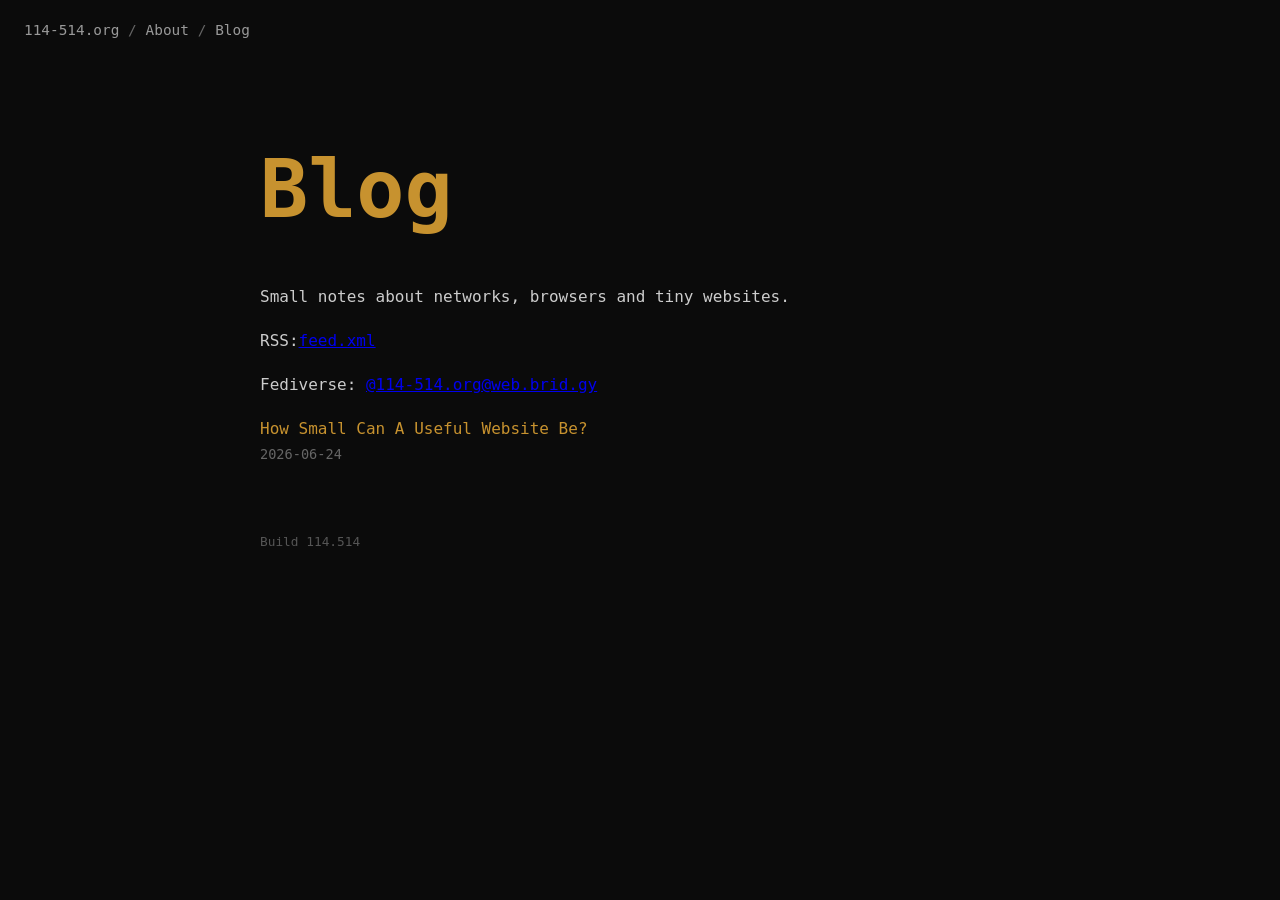
<file: blog/index.html>
<!DOCTYPE html>
<html lang="en">
<head>
<meta charset="UTF-8">
<meta name="viewport" content="width=device-width,initial-scale=1">

<title>Blog / Net Work ?</title>

<meta name="description" content="Notes about networks, browsers and tiny websites.">

<link rel="canonical" href="https://114-514.org/blog/">
<link rel="icon" href="/assets/icons/Uh_favicon.svg">
<link rel="alternate" type="application/rss+xml" title="Net Work ?" href="https://114-514.org/feed.xml">
<link rel="webmention" href="https://webmention.io/114-514.org/webmention">

<meta property="og:title" content="Blog / Net Work ?">
<meta property="og:description" content="Notes about networks, browsers and tiny websites.">
<meta property="og:type" content="website">
<meta property="og:url" content="https://114-514.org/blog/">
<meta property="og:image" content="https://114-514.org/assets/images/Uh_og-image.png">

<meta name="twitter:card" content="summary_large_image">
<meta name="twitter:title" content="Blog / Net Work ?">
<meta name="twitter:description" content="Notes about networks, browsers and tiny websites.">
<meta name="twitter:image" content="https://114-514.org/assets/images/Uh_og-image.png">

<script type="application/ld+json">
{
  "@context": "https://schema.org",
  "@type": "Blog",
  "name": "Net Work ? Blog",
  "url": "https://114-514.org/blog/",
  "publisher": {
    "@type": "Person",
    "name": "cernmeow"
  }
}
</script>

<style>
html{
  -webkit-text-size-adjust:100%;
  text-size-adjust:100%;
}

body{
  margin:0;
  background:#0b0b0b;
  color:#ddd;
  font-family:ui-monospace,SFMono-Regular,Menlo,Monaco,Consolas,monospace;
  line-height:1.75;
}

nav{
  position:fixed;
  top:18px;
  left:24px;
  right:24px;
  display:flex;
  flex-wrap:wrap;
  gap:.55rem;
  font-size:.9rem;
}

nav a{
  color:#999;
  text-decoration:none;
}

nav a:hover{
  color:#C7922F;
  text-shadow:0 0 8px #C7922F,0 0 18px #114514;
}

nav span{
  color:#666;
}

main{
  max-width:760px;
  margin:0 auto;
  padding:96px 24px 64px;
}

h1{
  color:#C7922F;
  font-size:clamp(2.5rem,8vw,5rem);
  line-height:1;
}

p{
  color:#ccc;
}

ul{
  list-style:none;
  padding:0;
}

li{
  margin:1rem 0;
}

li a{
  color:#C7922F;
  text-decoration:none;
}

li a:hover{
  text-shadow:0 0 8px #C7922F;
}

.date{
  color:#666;
  font-size:.85rem;
}

footer{
  margin-top:4rem;
  color:#555;
  font-size:.8rem;
}
</style>
</head>

<body>

<nav>
  <a class="stink-link" href="/">114-514.org</a>
  <span>/</span>
  <a class="stink-link" href="/about.html">About</a>
  <span>/</span>
  <a class="stink-link" href="/blog/">Blog</a>
</nav>

<main>

<h1>Blog</h1>

<p>
Small notes about networks, browsers and tiny websites.
</p>
<p>

RSS:<a class="stink-link" href="/feed.xml" >feed.xml</a>

</p>

<p>

Fediverse:

<a 
  
   href="https://fed.brid.gy/web/114-514.org" target="_blank" rel="noopener noreferrer">

   @114-514.org@web.brid.gy

</a>

<ul>

<li>
  <a class="stink-link" href="/blog/tiny-websites.html">
    How Small Can A Useful Website Be?
  </a>
  <div class="date">
    2026-06-24
  </div>
</li>

</ul>

<footer>
Build 114.514
</footer>

</main>

<audio id="stink" src="/assets/audio/stink.mp3" preload="auto"></audio>

<script>
const stink=document.getElementById("stink");

document.querySelectorAll(".stink-link").forEach(a=>{
  a.addEventListener("click",e=>{
    e.preventDefault();

    const href=a.href;

    stink.currentTime=0;
    stink.play().catch(()=>{});

    setTimeout(()=>{
      location.href=href;
    },500);
  });
});
</script>

</body>
</html>
</file>
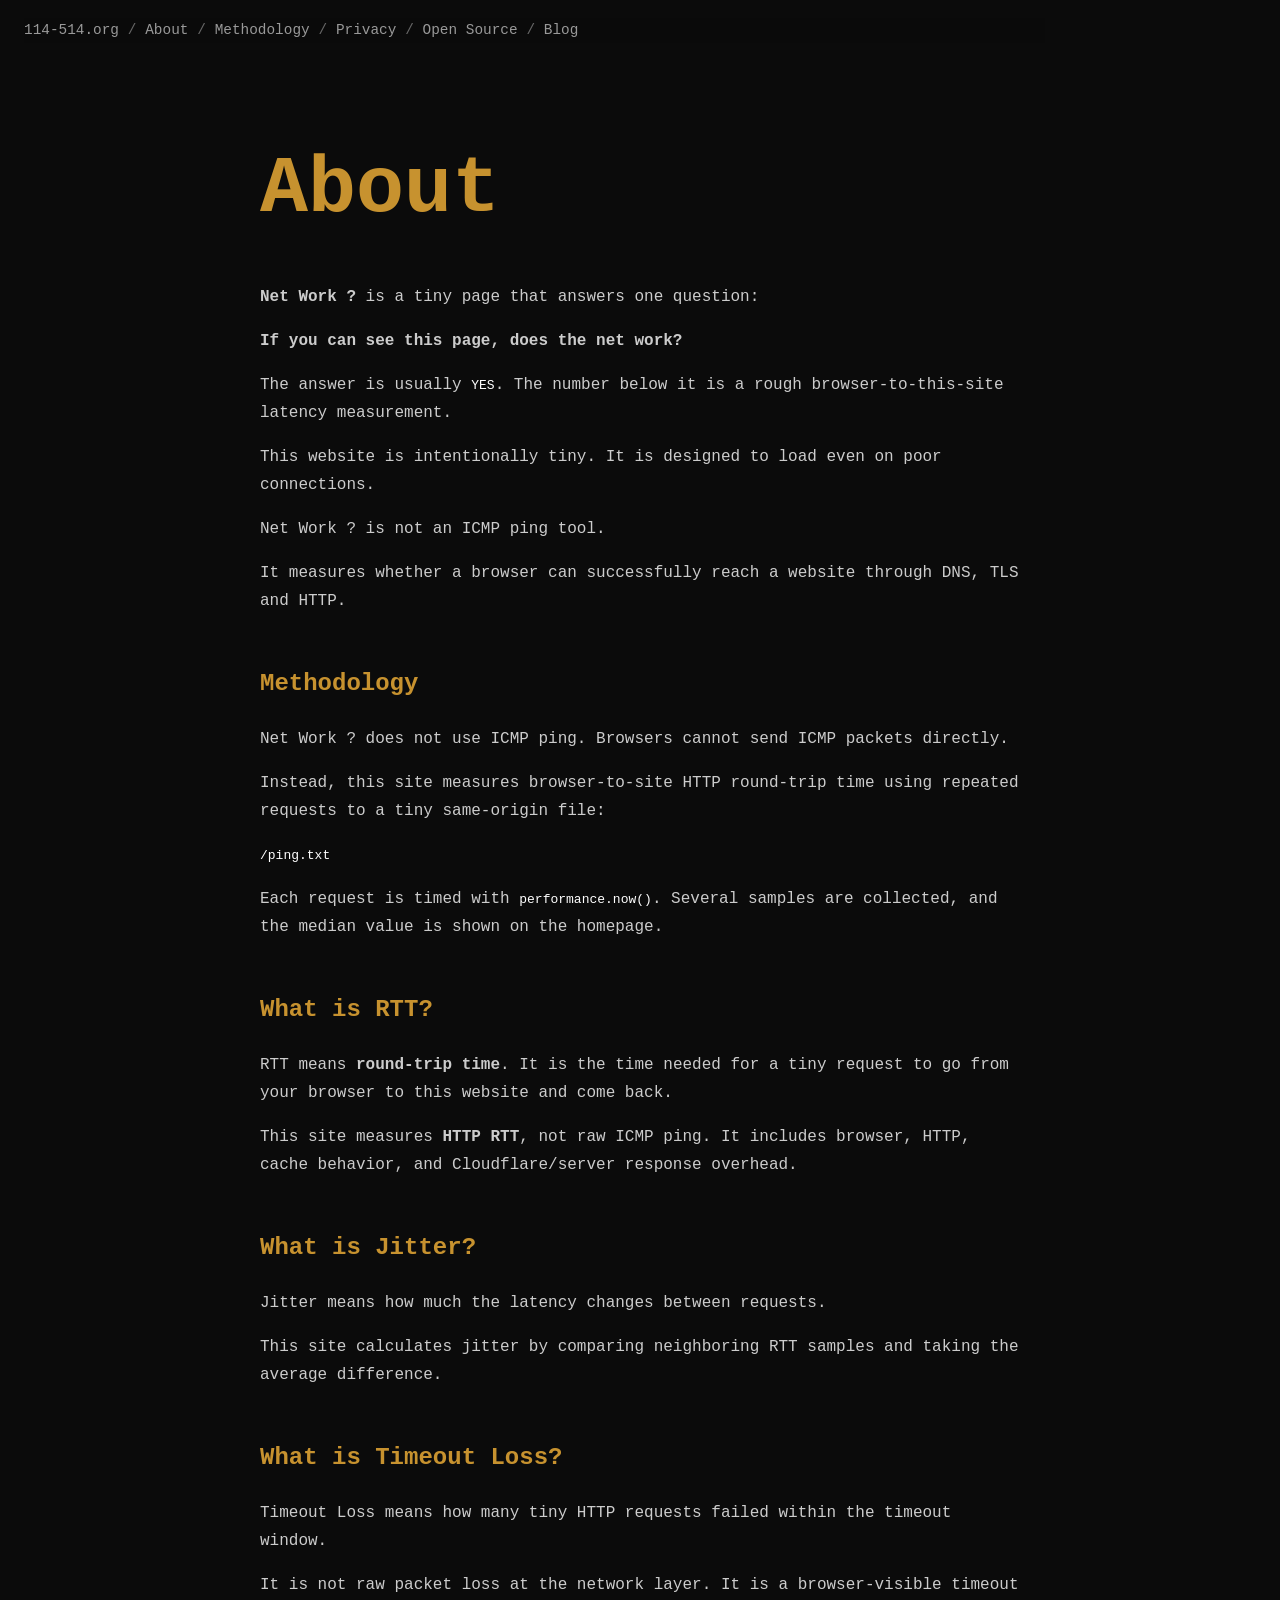
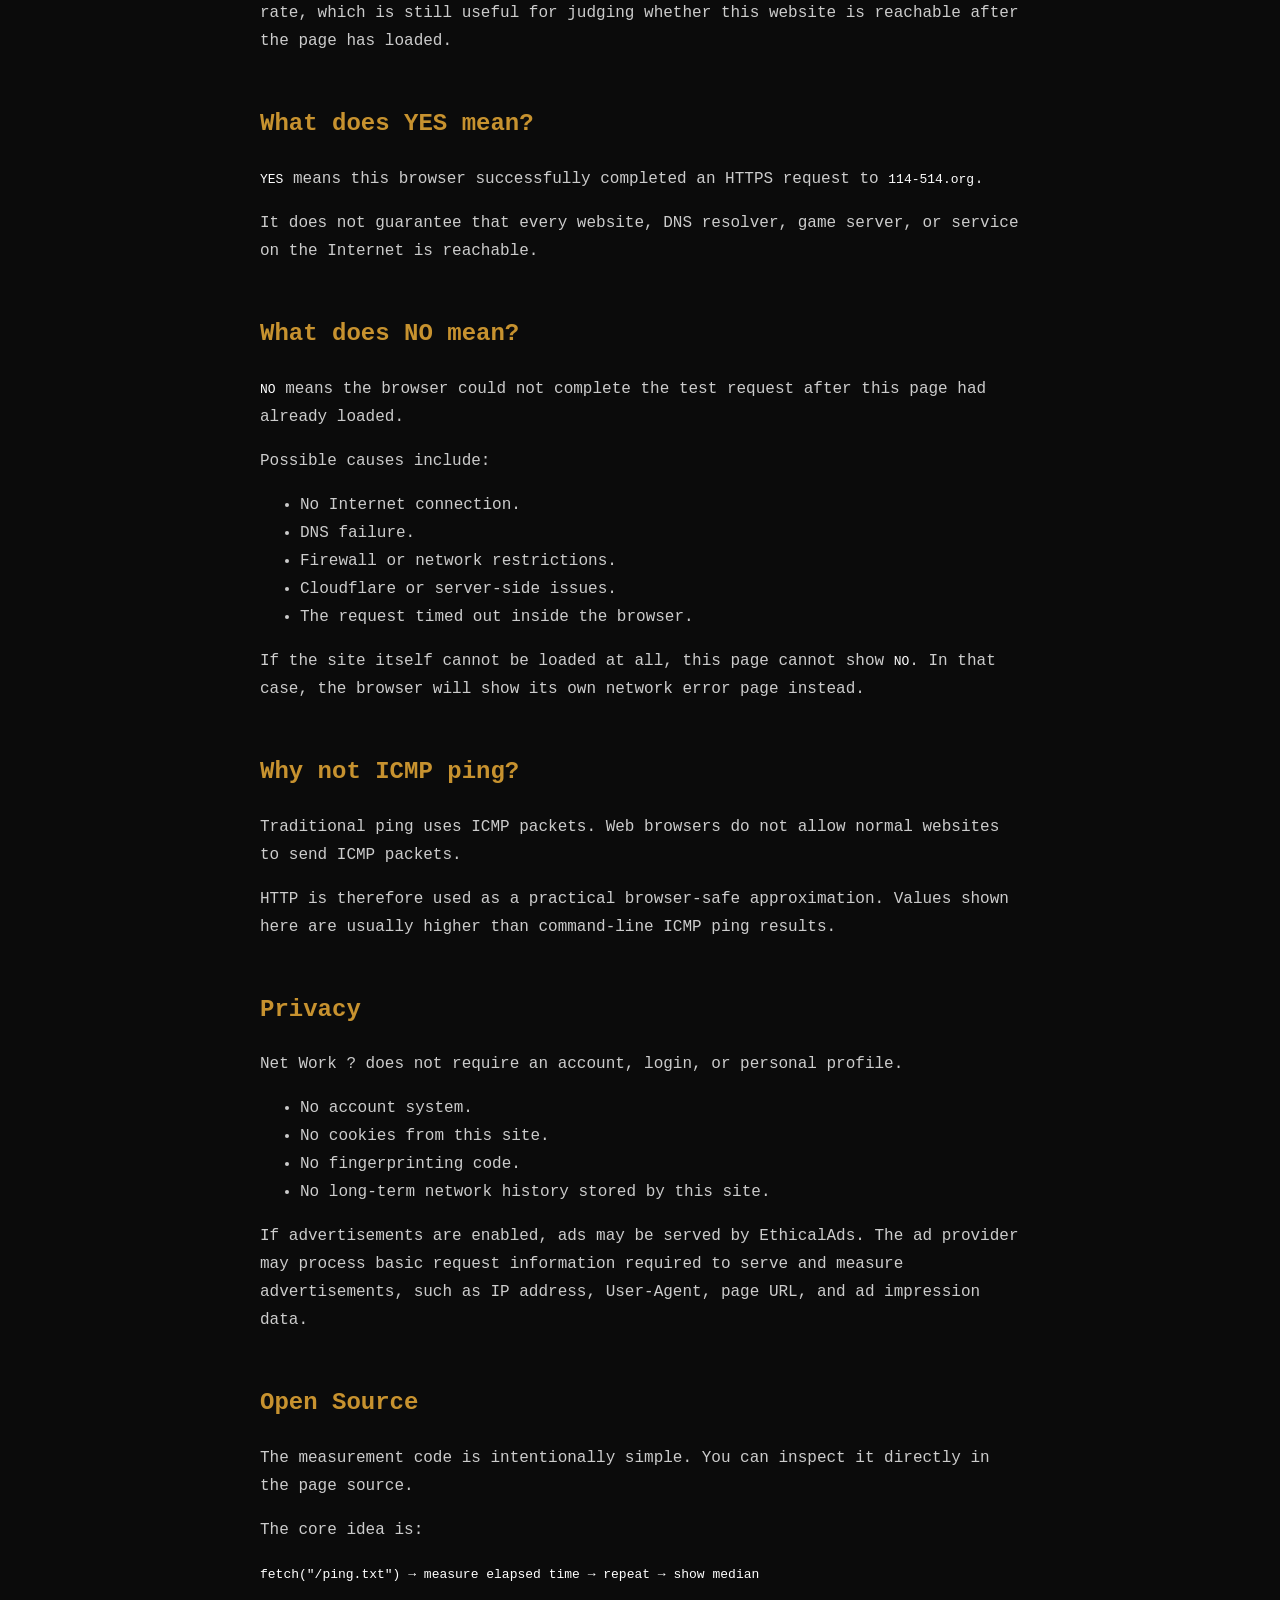
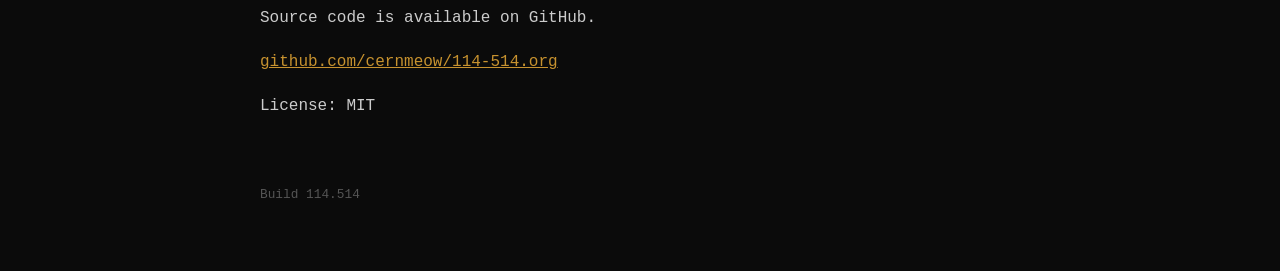
<file: about.html>
<!DOCTYPE html>
<html lang="zh-Hant">
<head>
<meta charset="UTF-8">
<meta name="viewport" content="width=device-width,initial-scale=1">
<link rel="prefetch" href="/">
<title>About / Net Work ?</title>
<link rel="icon" href="/assets/icons/Uh_favicon.svg">

<meta name="description" content="How Net Work ? checks browser-side HTTP reachability from your browser.">
<link rel="canonical" href="https://114-514.org/about">
<link rel="alternate" type="application/rss+xml" title="Net Work ?" href="https://114-514.org/feed.xml">
<link rel="webmention" href="https://webmention.io/114-514.org/webmention">

<meta property="og:title" content="About / Net Work ?">
<meta property="og:description" content="A tiny browser-side HTTP reachability check.">
<meta property="og:type" content="website">
<meta property="og:url" content="https://114-514.org/about">
<meta property="og:image" content="https://114-514.org/assets/images/Uh_og-image.png">

<meta name="twitter:card" content="summary">
<meta name="twitter:title" content="About / Net Work ?">
<meta name="twitter:description" content="YES / NO">

<style>
html{-webkit-text-size-adjust:100%;text-size-adjust:100%;scroll-behavior:smooth}
body{margin:0;background:#0b0b0b;color:#ddd;font-family:ui-monospace,SFMono-Regular,Menlo,Monaco,Consolas,monospace;line-height:1.75}
nav{position:fixed;top:18px;left:24px;right:24px;display:flex;flex-wrap:wrap;gap:.55rem;font-size:.9rem;background:#0b0b0bee}
nav a{color:#999;text-decoration:none}
nav a:hover{color:#C7922F;text-shadow:0 0 8px #C7922F,0 0 18px #114514}
nav span{color:#666}
main{max-width:760px;margin:0 auto;padding:96px 24px 64px}
h1,h2{color:#C7922F}
h1{font-size:clamp(2.4rem,9vw,5rem);line-height:1}
h2{margin-top:3rem;scroll-margin-top:96px}
p,li{color:#ccc}
a{color:#C7922F}
code{color:#fff}
footer{margin-top:4rem;color:#555;font-size:.8rem}
</style>
</head>

<body>

<nav>
  <a class="stink-link" href="/">114-514.org</a>
  <span>/</span>
  <a class="stink-link" href="#about">About</a>
  <span>/</span>
  <a class="stink-link" href="#methodology">Methodology</a>
  <span>/</span>
  <a class="stink-link" href="#privacy">Privacy</a>
  <span>/</span>
  <a class="stink-link" href="#open-source">Open Source</a>
  <span>/</span>
  <a class="stink-link" href="/blog/">Blog</a>
</nav>

<main>
  <h1 id="about">About</h1>

  <p><strong>Net Work ?</strong> is a tiny page that answers one question:</p>

  <p><strong>If you can see this page, does the net work?</strong></p>

  <p>
    The answer is usually <code>YES</code>. The number below it is a rough
    browser-to-this-site latency measurement.
  </p>

  <p>
    This website is intentionally tiny. It is designed to load even on poor
    connections.
  </p>
  <p>
    Net Work ? is not an ICMP ping tool.
    </p>

    <p>
        It measures whether a browser can successfully reach a website through DNS, TLS and HTTP.
    </p>

  <h2 id="methodology">Methodology</h2>

  <p>
    Net Work ? does not use ICMP ping. Browsers cannot send ICMP packets
    directly.
  </p>

  <p>
    Instead, this site measures browser-to-site HTTP round-trip time using
    repeated requests to a tiny same-origin file:
  </p>

  <p><code>/ping.txt</code></p>

  <p>
    Each request is timed with <code>performance.now()</code>. Several samples
    are collected, and the median value is shown on the homepage.
  </p>

  <h2 id="rtt">What is RTT?</h2>

  <p>
    RTT means <strong>round-trip time</strong>. It is the time needed for a tiny
    request to go from your browser to this website and come back.
  </p>

  <p>
    This site measures <strong>HTTP RTT</strong>, not raw ICMP ping. It includes
    browser, HTTP, cache behavior, and Cloudflare/server response overhead.
  </p>

  <h2 id="jitter">What is Jitter?</h2>

  <p>
    Jitter means how much the latency changes between requests.
  </p>

  <p>
    This site calculates jitter by comparing neighboring RTT samples and taking
    the average difference.
  </p>

  <h2 id="timeout-loss">What is Timeout Loss?</h2>

  <p>
    Timeout Loss means how many tiny HTTP requests failed within the timeout
    window.
  </p>

  <p>
    It is not raw packet loss at the network layer. It is a browser-visible
    timeout rate, which is still useful for judging whether this website is
    reachable after the page has loaded.
  </p>

  <h2 id="what-yes-means">What does YES mean?</h2>

  <p>
    <code>YES</code> means this browser successfully completed an HTTPS request
    to <code>114-514.org</code>.
  </p>

  <p>
    It does not guarantee that every website, DNS resolver, game server, or
    service on the Internet is reachable.
  </p>

  <h2 id="what-no-means">What does NO mean?</h2>

  <p>
    <code>NO</code> means the browser could not complete the test request after
    this page had already loaded.
  </p>

  <p>Possible causes include:</p>

  <ul>
    <li>No Internet connection.</li>
    <li>DNS failure.</li>
    <li>Firewall or network restrictions.</li>
    <li>Cloudflare or server-side issues.</li>
    <li>The request timed out inside the browser.</li>
  </ul>

  <p>
    If the site itself cannot be loaded at all, this page cannot show
    <code>NO</code>. In that case, the browser will show its own network error
    page instead.
  </p>

  <h2 id="why-not-icmp">Why not ICMP ping?</h2>

  <p>
    Traditional ping uses ICMP packets. Web browsers do not allow normal
    websites to send ICMP packets.
  </p>

  <p>
    HTTP is therefore used as a practical browser-safe approximation. Values
    shown here are usually higher than command-line ICMP ping results.
  </p>

  <h2 id="privacy">Privacy</h2>

  <p>
    Net Work ? does not require an account, login, or personal profile.
  </p>

  <ul>
    <li>No account system.</li>
    <li>No cookies from this site.</li>
    <li>No fingerprinting code.</li>
    <li>No long-term network history stored by this site.</li>
  </ul>

  <p>
    If advertisements are enabled, ads may be served by EthicalAds. The ad
    provider may process basic request information required to serve and measure
    advertisements, such as IP address, User-Agent, page URL, and ad impression
    data.
  </p>

  <h2 id="open-source">Open Source</h2>

  <p>
    The measurement code is intentionally simple. You can inspect it directly in
    the page source.
  </p>

  <p>
    The core idea is:
  </p>

  <p>
    <code>fetch("/ping.txt") → measure elapsed time → repeat → show median</code>
  </p>
  <p>

    Source code is available on GitHub.

    </p>

    <p>

    <a href="https://github.com/cernmeow/114-514.org"

    target="_blank"

    rel="noopener noreferrer">

    github.com/cernmeow/114-514.org

    </a>

    </p>
    <p>

    License: MIT

    </p>

  <footer>
    Build 114.514
  </footer>
</main>

<audio id="stink" src="/assets/audio/stink.mp3" preload="auto"></audio>

<script>
console.log("%c114-514.org","color:#C7922F;font-size:20px;font-weight:bold");
console.log("%cやりますねぇ","color:#114514;font-size:14px");
console.log("%c喵嗚。","color:#ccc");
console.log("%cSource: https://github.com/cernmeow/114-514.org","color:#666");

const stink=document.getElementById("stink");

document.querySelectorAll(".stink-link").forEach(a=>{
  a.addEventListener("click",e=>{
    e.preventDefault();
    const href=a.href;
    stink.currentTime=0;
    stink.play().catch(()=>{});
    setTimeout(()=>location.href=href,500);
  });
});
</script>

</body>
</html>
</file>
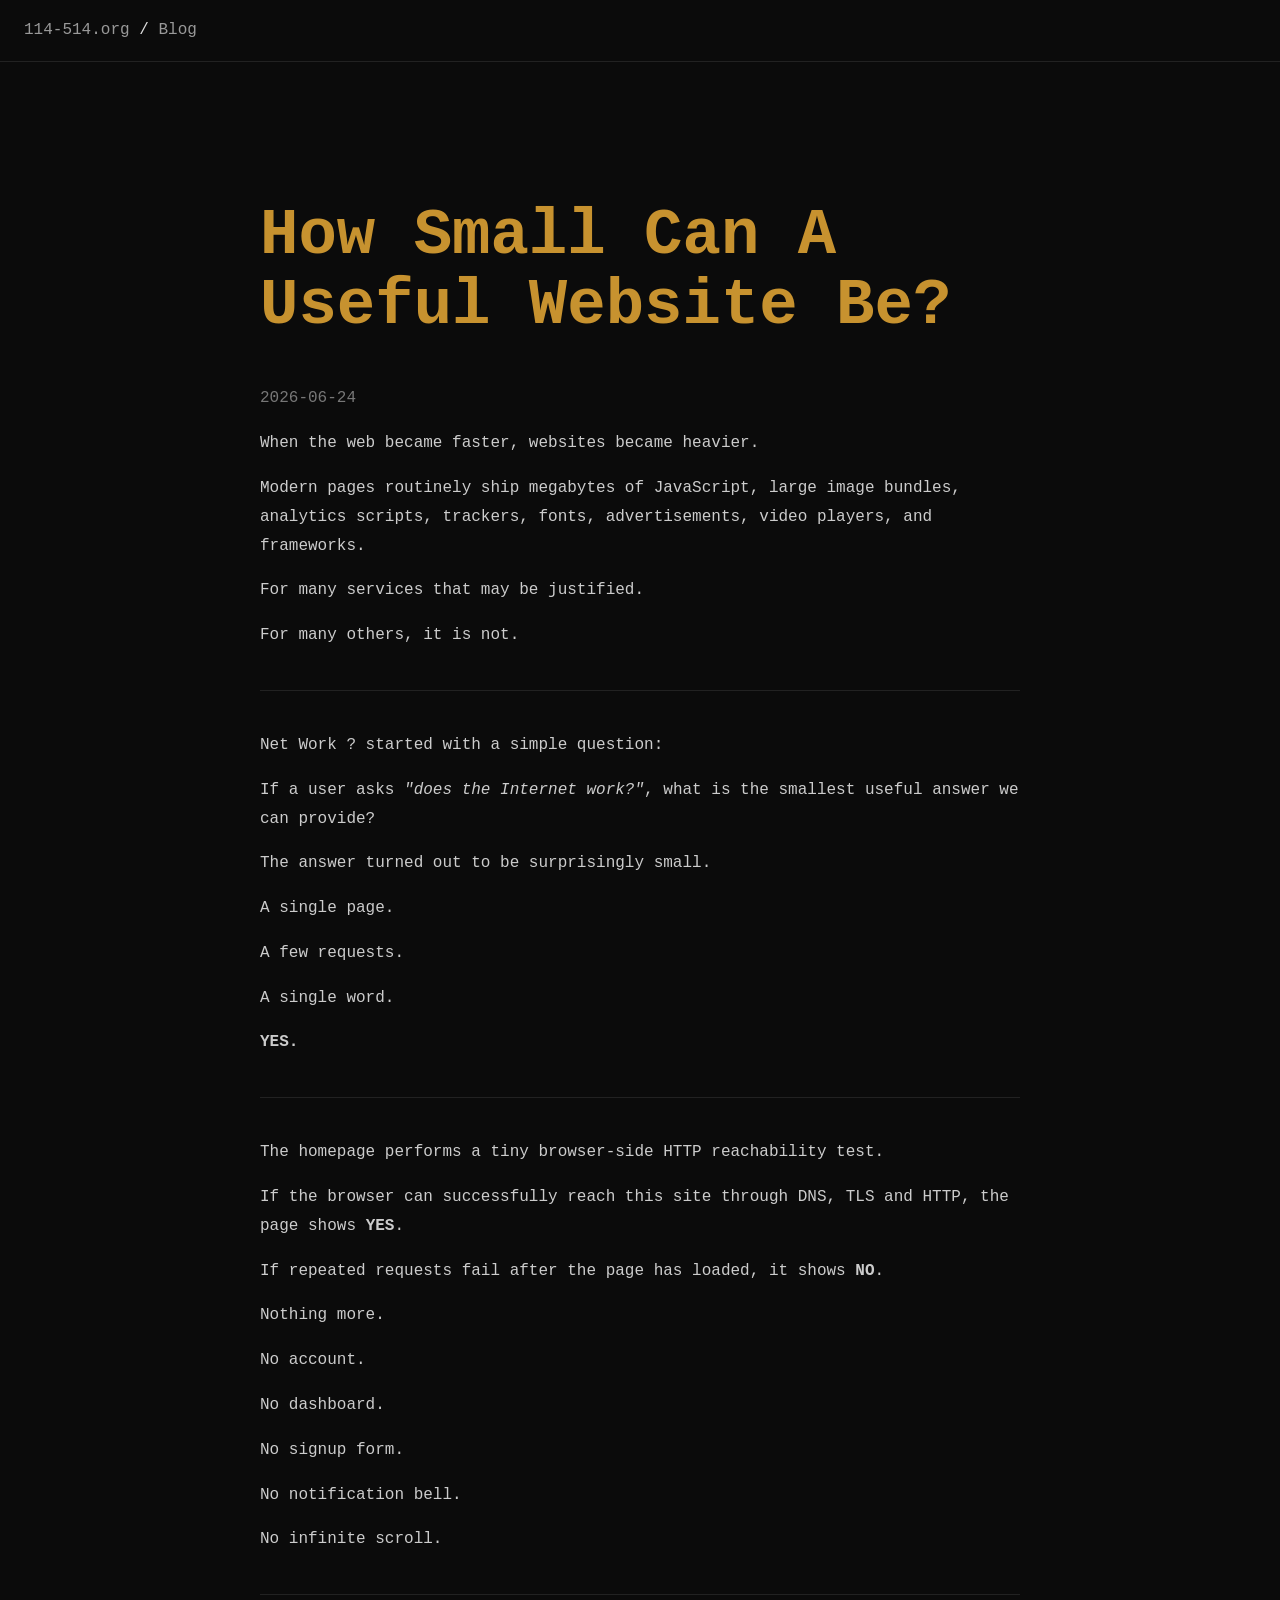
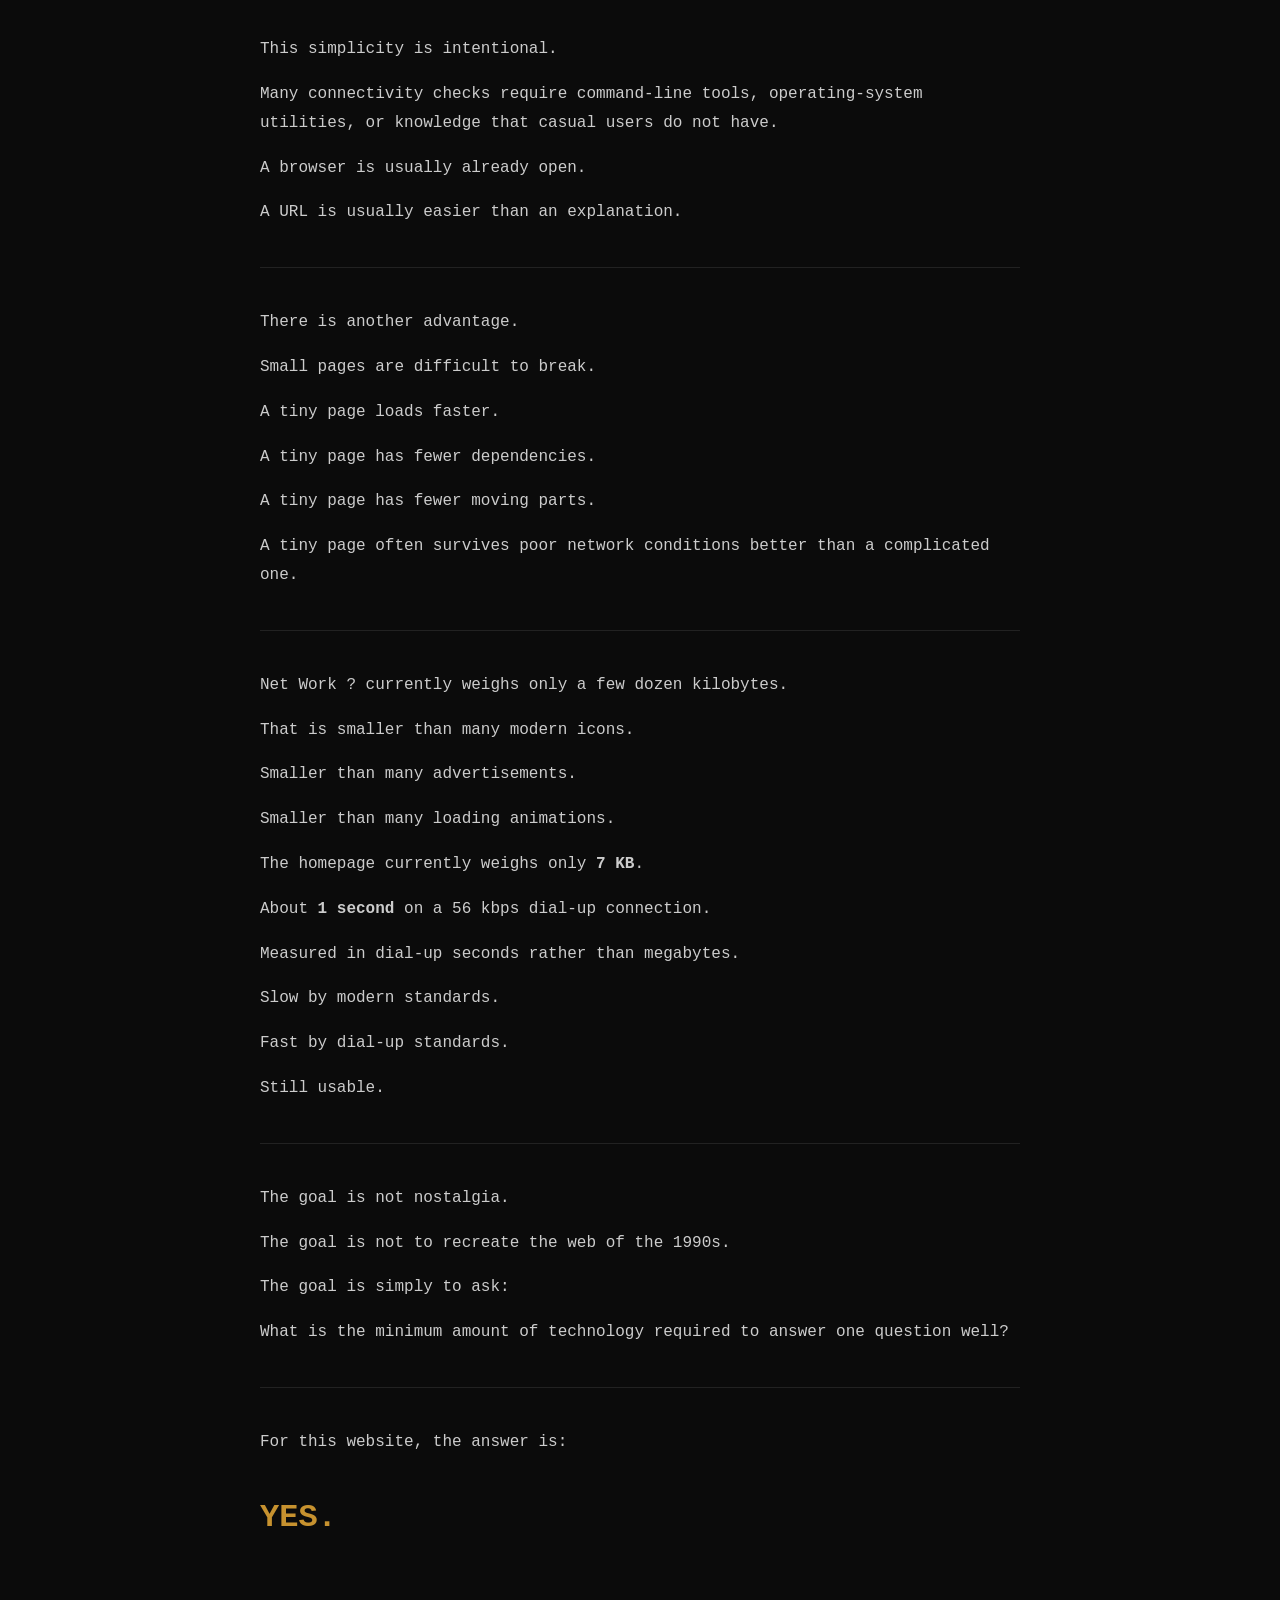
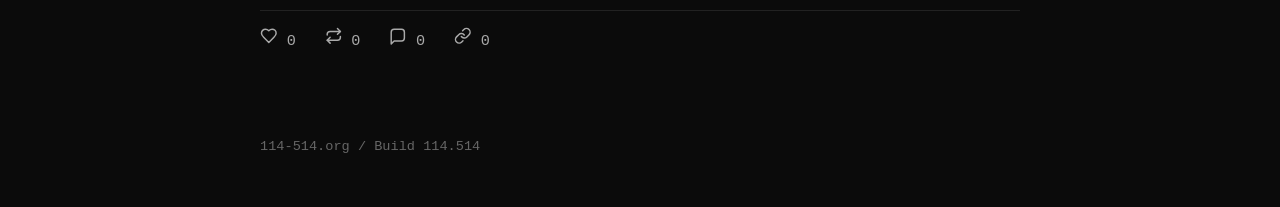
<file: blog/tiny-websites.html>
<!DOCTYPE html>
<html lang="en">
<head>
<meta charset="UTF-8">
<meta name="viewport" content="width=device-width,initial-scale=1">

<title>How Small Can A Useful Website Be? / Net Work ?</title>

<meta name="description" content="How small can a useful website be? A note about simplicity, browser reachability tests, and tiny websites.">

<link rel="canonical" href="https://114-514.org/blog/tiny-websites">
<link rel="alternate" type="application/rss+xml" title="Net Work ?" href="https://114-514.org/feed.xml">
<link rel="webmention" href="https://webmention.io/114-514.org/webmention">

<script type="application/ld+json">
{
  "@context": "https://schema.org",
  "@type": "BlogPosting",

  "headline": "How Small Can A Useful Website Be?",

  "author": {
    "@type": "Person",
    "name": "cernmeow"
  },

  "publisher": {
    "@type": "Person",
    "name": "cernmeow"
  },

  "datePublished": "2026-06-24",

  "dateModified": "2026-06-24",

  "url": "https://114-514.org/blog/tiny-websites",

  "mainEntityOfPage": {
    "@type": "WebPage",
    "@id": "https://114-514.org/blog/tiny-websites"
  },

  "description": "A note about simplicity, browser reachability tests, and tiny websites."
}
</script>

<link rel="stylesheet" href="/css/base.css">
<link rel="stylesheet" href="/css/blog.css">
<link rel="stylesheet" href="/css/webmentions.css">

</head>

<body>

<nav>
  <a class="stink-link" href="/">114-514.org</a>
  <span>/</span>
  <a class="stink-link" href="/blog/">Blog</a>
</nav>

<main class="h-entry">

<h1 class="p-name">How Small Can A Useful Website Be?</h1>

<time class="dt-published"

      datetime="2026-06-24T11:45:14+08:00">

    2026-06-24

</time>

<div class="e-content">
<p>
When the web became faster, websites became heavier.
</p>

<p>
Modern pages routinely ship megabytes of JavaScript, large image bundles,
analytics scripts, trackers, fonts, advertisements, video players,
and frameworks.
</p>

<p>
For many services that may be justified.
</p>

<p>
For many others, it is not.
</p>

<hr>

<p>
Net Work ? started with a simple question:
</p>

<p>
If a user asks <em>"does the Internet work?"</em>,
what is the smallest useful answer we can provide?
</p>

<p>
The answer turned out to be surprisingly small.
</p>

<p>
A single page.
</p>

<p>
A few requests.
</p>

<p>
A single word.
</p>

<p>
<strong>YES.</strong>
</p>

<hr>

<p>
The homepage performs a tiny browser-side HTTP reachability test.
</p>

<p>
If the browser can successfully reach this site through DNS, TLS and HTTP,
the page shows <strong>YES</strong>.
</p>

<p>
If repeated requests fail after the page has loaded,
it shows <strong>NO</strong>.
</p>

<p>
Nothing more.
</p>

<p>
No account.
</p>

<p>
No dashboard.
</p>

<p>
No signup form.
</p>

<p>
No notification bell.
</p>

<p>
No infinite scroll.
</p>

<hr>

<p>
This simplicity is intentional.
</p>

<p>
Many connectivity checks require command-line tools,
operating-system utilities,
or knowledge that casual users do not have.
</p>

<p>
A browser is usually already open.
</p>

<p>
A URL is usually easier than an explanation.
</p>

<hr>

<p>
There is another advantage.
</p>

<p>
Small pages are difficult to break.
</p>

<p>
A tiny page loads faster.
</p>

<p>
A tiny page has fewer dependencies.
</p>

<p>
A tiny page has fewer moving parts.
</p>

<p>
A tiny page often survives poor network conditions better than a complicated one.
</p>

<hr>

<p>
Net Work ? currently weighs only a few dozen kilobytes.
</p>

<p>
That is smaller than many modern icons.
</p>

<p>
Smaller than many advertisements.
</p>

<p>
Smaller than many loading animations.
</p>

<p>
The homepage currently weighs only <strong>7 KB</strong>.
</p>

<p>
About <strong>1 second</strong> on a 56 kbps dial-up connection.
</p>

<p>
Measured in dial-up seconds rather than megabytes.
</p>

<p>
Slow by modern standards.
</p>

<p>
Fast by dial-up standards.
</p>

<p>
Still usable.
</p>



<hr>

<p>
The goal is not nostalgia.
</p>

<p>
The goal is not to recreate the web of the 1990s.
</p>

<p>
The goal is simply to ask:
</p>

<p>
What is the minimum amount of technology required to answer one question well?
</p>

<hr>

<p>
For this website, the answer is:
</p>

<p style="font-size:2rem;color:#C7922F;">
<strong>YES.</strong>
</p>
</div>

<div class="webmentions" aria-label="Webmentions">
  <a class="wm-action" href="https://bsky.app/profile/114-514.org.web.brid.gy/post/3mozrsnpzpzb2"
    target="_blank" rel="noopener noreferrer"
    title="Like / view on Bluesky">
    <svg viewBox="0 0 24 24" aria-hidden="true"><path d="M19 14c1.49-1.46 3-3.21 3-5.5A5.5 5.5 0 0 0 16.5 3c-1.76 0-3 .5-4.5 2-1.5-1.5-2.74-2-4.5-2A5.5 5.5 0 0 0 2 8.5c0 2.3 1.5 4.05 3 5.5l7 7Z"/></svg>
    <span id="wm-like">0</span>
  </a>

  <a class="wm-action" href="https://bsky.app/profile/114-514.org.web.brid.gy/post/3mozrsnpzpzb2"
    target="_blank" rel="noopener noreferrer"
    title="Repost on Bluesky">
    <svg viewBox="0 0 24 24" aria-hidden="true"><path d="m17 2 4 4-4 4"/><path d="M3 11v-1a4 4 0 0 1 4-4h14"/><path d="m7 22-4-4 4-4"/><path d="M21 13v1a4 4 0 0 1-4 4H3"/></svg>
    <span id="wm-repost">0</span>
  </a>

  <a class="wm-action" href="https://bsky.app/profile/114-514.org.web.brid.gy/post/3mozrsnpzpzb2"
    target="_blank" rel="noopener noreferrer"
    title="Reply on Bluesky">
    <svg viewBox="0 0 24 24" aria-hidden="true"><path d="M21 15a4 4 0 0 1-4 4H7l-4 4V7a4 4 0 0 1 4-4h10a4 4 0 0 1 4 4z"/></svg>
    <span id="wm-reply">0</span>
  </a>

  <button class="wm-action" id="copy-link" type="button" title="Copy link">
  <svg viewBox="0 0 24 24">
    <path d="M10 13a5 5 0 0 0 7.54.54l3-3a5 5 0 0 0-7.07-7.07l-1.72 1.71"/>
    <path d="M14 11a5 5 0 0 0-7.54-.54l-3 3a5 5 0 0 0 7.07 7.07l1.71-1.71"/>
  </svg>
  <span id="wm-mention">0</span>
  <span class="copy-toast" id="copy-toast">
    Copied!
  </span>
</button>
</div>

</main>

<footer>
114-514.org / Build 114.514
</footer>

<audio id="stink" src="/assets/audio/stink.mp3" preload="auto"></audio>
<script>
const stink=document.getElementById("stink");

document.querySelectorAll(".stink-link").forEach(a=>{
  a.addEventListener("click",e=>{
    e.preventDefault();
    const href=a.href;
    stink.currentTime=0;
    stink.play().catch(()=>{});
    setTimeout(()=>location.href=href,500);
  });
});
</script>

<script>
const canonical=document.querySelector('link[rel="canonical"]')?.href;
const copy=document.getElementById("copy-link");
const toast=document.getElementById("copy-toast");

function copied(){
  if(!toast)return;

  toast.textContent="✓ Copied";
  toast.classList.add("show");

  setTimeout(()=>{
    toast.classList.remove("show");
  },1200);
}

copy?.addEventListener("click",async e=>{
  e.preventDefault();

  const url=canonical||location.href;

  try{
    if(navigator.clipboard&&window.isSecureContext){
      await navigator.clipboard.writeText(url);
    }else{
      const t=document.createElement("textarea");
      t.value=url;
      t.setAttribute("readonly","");
      t.style.position="fixed";
      t.style.left="-9999px";
      document.body.appendChild(t);
      t.select();
      document.execCommand("copy");
      t.remove();
    }

    copy.title="Copied";
    copy.classList.add("copied");
    copied();

    setTimeout(()=>{
      copy.title="Copy article link";
      copy.classList.remove("copied");
    },1200);

  }catch{
    prompt("Copy this link:",url);
  }
});

if(canonical){
  fetch("https://webmention.io/api/count?target="+encodeURIComponent(canonical))
    .then(r=>r.json())
    .then(data=>{
      const t=data.type||{};
      document.getElementById("wm-like").textContent=t.like||0;
      document.getElementById("wm-repost").textContent=t.repost||0;
      document.getElementById("wm-reply").textContent=t.reply||0;
      document.getElementById("wm-mention").textContent=t.mention||0;
    })
    .catch(()=>{});
}
</script>
</body>
</html>
</file>
<file: css/base.css>
html{
  -webkit-text-size-adjust:100%;
  text-size-adjust:100%;
}

body{
  margin:0;
  background:#0b0b0b;
  color:#ddd;
  font-family:ui-monospace,SFMono-Regular,Menlo,Monaco,Consolas,monospace;
  line-height:1.8;
}

nav{
  position:fixed;
  top:24px;
  left:24px;
  z-index:100;
}

nav a{
  color:#999;
  text-decoration:none;
}

nav a:hover{
  color:#C7922F;
  text-shadow:0 0 8px #C7922F,0 0 18px #114514;
}

footer{
  max-width:760px;
  margin:0 auto;
  padding:0 24px 48px;
  color:#666;
  font-size:.85rem;
}
</file>
<file: css/blog.css>
main{
  max-width:760px;
  margin:0 auto;
  padding:96px 24px 80px;
}

h1{
  color:#C7922F;
  font-size:clamp(2rem,6vw,4rem);
  line-height:1.1;
}

p{
  color:#ccc;
}

hr{
  border:none;
  height:1px;
  background:#222;
  margin:2.5rem 0;
}

time{
  color:#777;
}

nav{
    position:sticky;
    top:0;

    background:#0b0b0b;

    border-bottom:1px solid #222;

    padding:1rem 1.5rem;

    z-index:100;
}
</file>
<file: css/webmentions.css>
.webmentions{
  margin-top:4rem;
  padding-top:1rem;
  border-top:1px solid #222;
  display:flex;
  gap:1.8rem;
  color:#aaa;
  font-size:.95rem;
}

.webmentions span{
  display:inline-flex;
  align-items:center;
  gap:.45rem;
}

.webmentions svg{
  width:1.1rem;
  height:1.1rem;
  fill:none;
  stroke:currentColor;
  stroke-width:2;
  stroke-linecap:round;
  stroke-linejoin:round;
}
.webmentions a,

.webmentions button{

  color:inherit;

  background:none;

  border:0;

  padding:0;

  font:inherit;

  text-decoration:none;

  cursor:pointer;

}

.webmentions a:hover,

.webmentions button:hover{

  color:#C7922F;

}

.wm-action{

    position:relative;

}

.copy-toast{

    position:absolute;

    top:100%;

    left:50%;

    transform:translateX(-50%);

    margin-top:.45rem;

    color:#C7922F;

    font-size:.75rem;

    white-space:nowrap;

    opacity:0;

    pointer-events:none;

    transition:opacity .18s;

}

.copy-toast.show{

    opacity:1;

}
</file>
